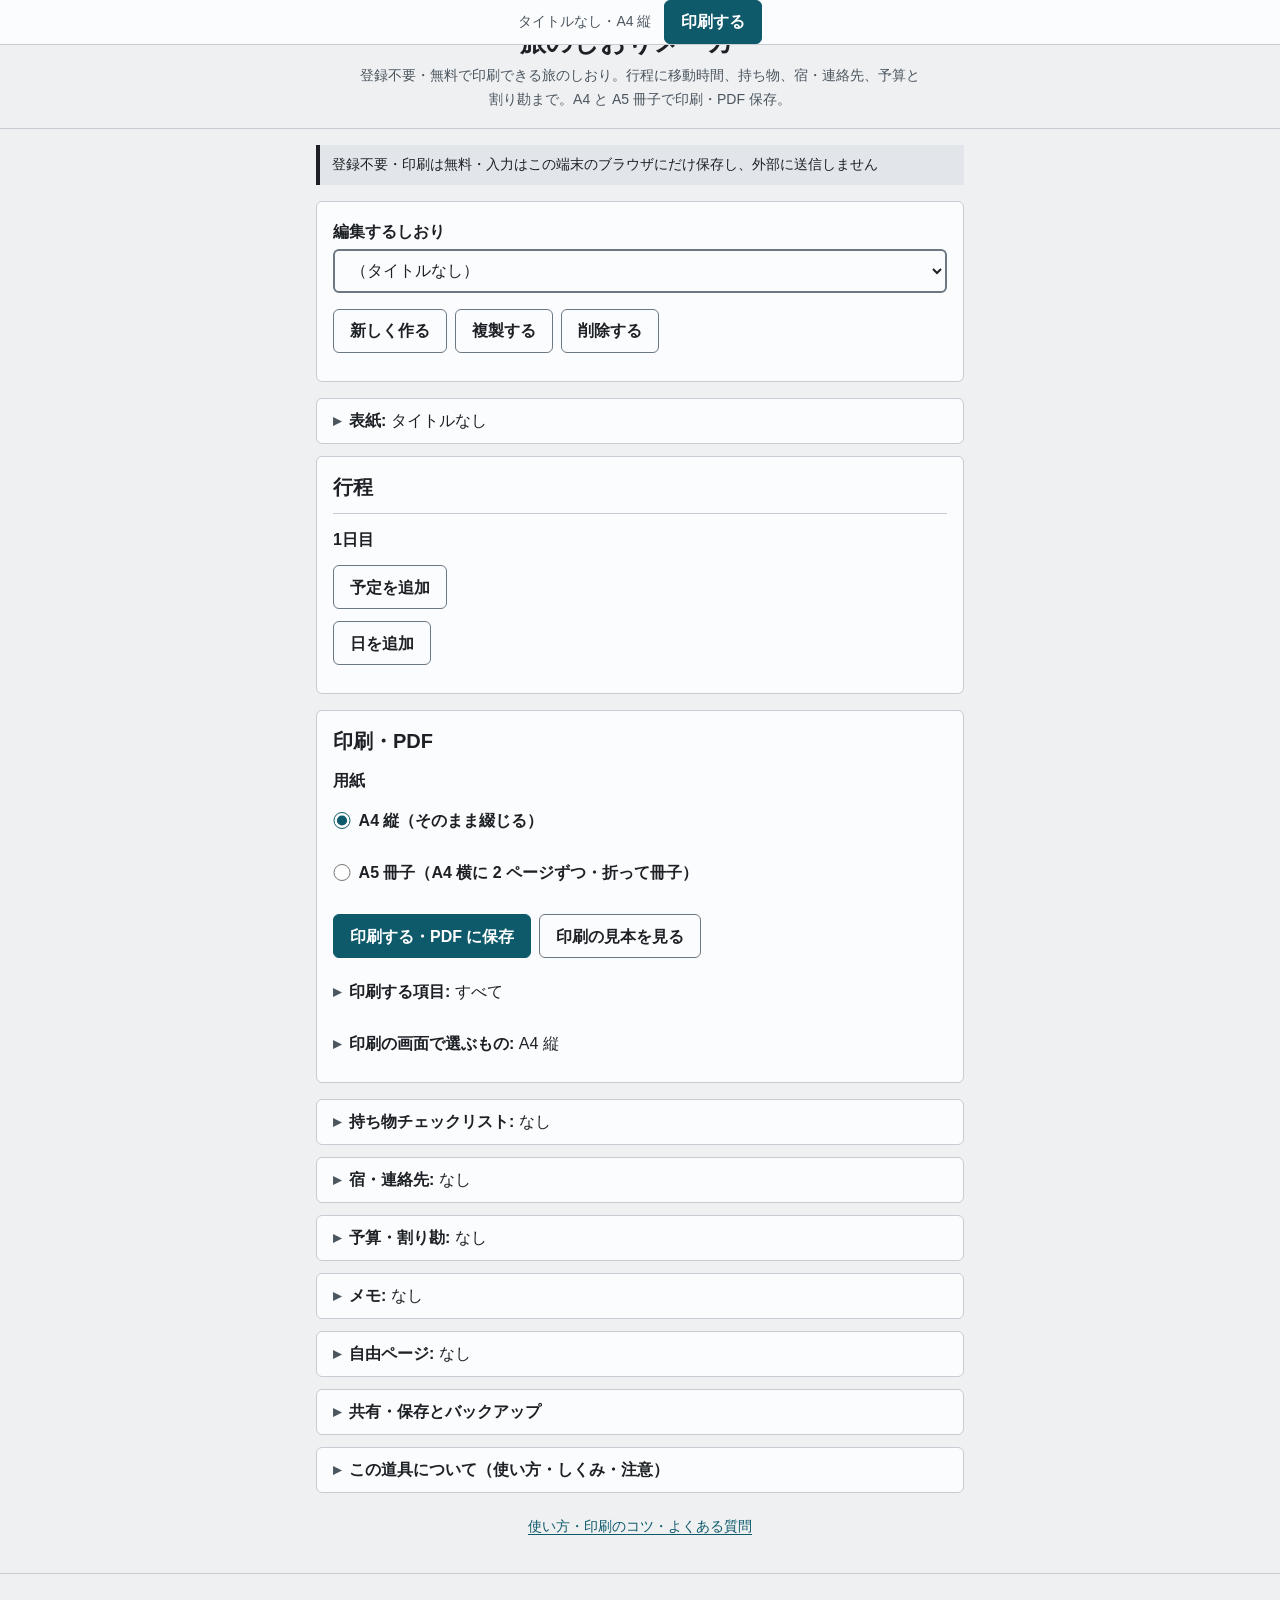
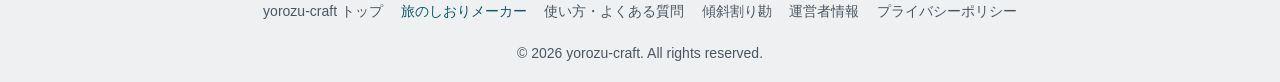
<file: index.html>
<!DOCTYPE html>
<html lang="ja">
<head>
  <meta charset="UTF-8">
  <meta name="viewport" content="width=device-width, initial-scale=1.0">
  <title>旅のしおりメーカー（登録不要・無料で印刷）｜yorozu-craft</title>
  <meta name="description" content="登録不要・無料で印刷できる旅のしおり作成ツール。行程に移動時間、持ち物チェックリスト、宿・連絡先、予算と割り勘まで。A4 と A5 冊子で印刷・PDF 保存。">
  <meta name="robots" content="index, follow">
  <link rel="canonical" href="https://yorozu-craft.com/tabi-shiori/">

  <meta property="og:title" content="旅のしおりメーカー（登録不要・無料で印刷）｜yorozu-craft">
  <meta property="og:description" content="登録不要・無料で印刷できる旅のしおり作成ツール。行程に移動時間、持ち物チェックリスト、宿・連絡先、予算と割り勘まで。A4 と A5 冊子で印刷・PDF 保存。">
  <meta property="og:type" content="website">
  <meta property="og:url" content="https://yorozu-craft.com/tabi-shiori/">
  <meta property="og:site_name" content="yorozu-craft">
  <meta property="og:locale" content="ja_JP">
  <meta property="og:image" content="https://yorozu-craft.com/tabi-shiori/og-image.png">
  <meta property="og:image:width" content="1200">
  <meta property="og:image:height" content="630">
  <meta name="twitter:card" content="summary_large_image">
  <meta name="theme-color" content="#eef0f2" media="(prefers-color-scheme: light)">
  <meta name="theme-color" content="#15191d" media="(prefers-color-scheme: dark)">

  <script type="application/ld+json">
  {
    "@context": "https://schema.org",
    "@type": "WebApplication",
    "name": "旅のしおりメーカー",
    "description": "登録不要・無料で印刷できる旅のしおり作成ツール。行程に移動時間、持ち物チェックリスト、宿・連絡先、予算と割り勘まで。A4 と A5 冊子で印刷・PDF 保存。",
    "url": "https://yorozu-craft.com/tabi-shiori/",
    "applicationCategory": "UtilitiesApplication",
    "operatingSystem": "All",
    "offers": { "@type": "Offer", "price": "0", "priceCurrency": "JPY" },
    "inLanguage": "ja"
  }
  </script>

  <!-- Google AdSense: サイト所有確認の meta だけ。AdSense 審査が通るまで本文の薄いページは広告 script を外す（2026-10-04）。通ったら本文を足してから戻す -->
  <meta name="google-adsense-account" content="ca-pub-5375267956079717">

  <link rel="icon" href="./favicon.svg" type="image/svg+xml">
  <link rel="manifest" href="/manifest.webmanifest">
  <link rel="apple-touch-icon" href="./apple-touch-icon.png">
  <link rel="stylesheet" href="./style.css">
  <!-- 画面を main.js が組み立てるまで本体を隠す（組み立て前の空の画面が一瞬出て、レイアウトがずれるのを防ぐ。3 秒で必ず出す） -->
  <script>document.documentElement.classList.add('js-loading');setTimeout(function(){document.documentElement.classList.remove('js-loading');},3000);</script>
  <style id="page-size">@page { size: A4 portrait; margin: 0; }</style>
</head>
<body class="tool-page">

  <!-- 上端の固定バー（SCREEN.md 1.2・D59）: 印刷ボタンが画面の外にあるときだけ「印刷する」を出す（screen.js）。読み込み時は hidden -->
  <div class="fixbar" id="fixbar" role="status" hidden>
    <span class="fixbar-type" id="fixbar-text"></span>
    <button type="button" class="btn btn-primary" id="fixbar-print">印刷する</button>
  </div>

  <header class="app-header">
    <h1>旅のしおりメーカー</h1>
    <p class="subtitle">登録不要・無料で印刷できる旅のしおり。行程に移動時間、持ち物、宿・連絡先、予算と割り勘まで。A4 と A5 冊子で印刷・PDF 保存。</p>
  </header>

  <main class="app-main">

    <!-- data-keep: A2 の定型（登録不要・無料・入力は端末の外に出ない） -->
    <p class="badge" data-keep>登録不要・印刷は無料・入力はこの端末のブラウザにだけ保存し、外部に送信しません</p>

    <div id="shared-banner" class="notice" role="status" hidden>
      <h2>共有されたしおり（この端末にはまだ保存していません）</h2>
      <div class="btn-row">
        <button type="button" id="shared-save" class="btn">このしおりを保存して編集する</button>
        <a href="./#new" id="shared-new" class="btn">自分のしおりを作る</a>
      </div>
      <p id="shared-limit" class="field-error" role="alert" hidden></p>
    </div>
    <p id="load-msg" class="notice" role="status" hidden></p>

    <!-- しおりの切り替え（SCREEN.md 1.2 の「いま編集している 1 枚」。他のしおりはここで切り替える） -->
    <section class="card" id="sec-trips" aria-label="しおり">
      <div class="field">
        <label for="trip-select">編集するしおり</label>
        <select id="trip-select"></select>
      </div>
      <div class="btn-row">
        <button type="button" id="trip-new" class="btn">新しく作る</button>
        <button type="button" id="trip-dup" class="btn">複製する</button>
        <button type="button" id="trip-del" class="btn">削除する</button>
      </div>
      <p id="trip-limit" class="field-error" role="alert" hidden></p>
    </section>

    <!-- 1. 表紙（summary に今の状態。開いた状態は保存しない） -->
    <details class="card opt" id="sec-cover">
      <summary>表紙: <span class="opt-state"></span></summary>
      <div class="field">
        <label for="f-title">タイトル</label>
        <input type="text" id="f-title" data-p="title" maxlength="60" placeholder="例：秋の京都 家族旅行">
      </div>
      <div class="field">
        <label for="f-sub">サブタイトル（任意）</label>
        <input type="text" id="f-sub" data-p="sub" maxlength="80" placeholder="例：はなの七五三のお祝いをかねて">
      </div>
      <div class="grid2 dates">
        <div class="field">
          <label for="f-start">出発日</label>
          <input type="date" id="f-start" data-p="start">
        </div>
        <div class="field">
          <label for="f-end">帰着日</label>
          <input type="date" id="f-end" data-p="end">
        </div>
      </div>
      <p class="small" id="nights" aria-live="polite"></p>
      <div class="field">
        <label for="f-members">メンバー（1 行に 1 人）</label>
        <p class="hint">予算・割り勘の人数と、立て替えた人の選択肢になります。</p>
        <textarea id="f-members" rows="3" placeholder="例：&#10;父&#10;母&#10;はな"></textarea>
      </div>
      <fieldset class="field">
        <legend>表紙の絵柄</legend>
        <div class="cover-pick" id="cover-pick"></div>
      </fieldset>
      <div class="field">
        <span class="label">表紙の写真（任意）</span>
        <p class="hint">写真は端末の中で小さくしてから、このブラウザにだけ保存します。</p>
        <div class="btn-row">
          <button type="button" id="img-pick" class="btn">写真を選ぶ</button>
          <button type="button" id="img-del" class="btn" hidden>写真を外す</button>
        </div>
        <input type="file" id="img-file" accept="image/*" hidden>
        <img id="img-thumb" class="img-thumb" alt="表紙の写真" width="160" height="100" hidden>
        <p id="img-msg" class="small" aria-live="polite"></p>
      </div>
    </details>

    <!-- 2. 行程 -->
    <section class="card" id="sec-days" aria-labelledby="h-days">
      <h2 id="h-days">行程</h2>
      <div id="days"></div>
      <div class="btn-row">
        <button type="button" id="day-add" class="btn">日を追加</button>
        <button type="button" id="day-fit" class="btn" hidden>日程に合わせて日を増やす</button>
      </div>
      <p class="total-line" id="move-total" aria-live="polite"></p>
    </section>

    <!-- 3. 印刷（主なボタン。SCREEN.md 1.2 の 2〜5。上端の固定バーにも同じボタン） -->
    <section class="card" id="sec-print" aria-labelledby="h-print">
      <h2 id="h-print">印刷・PDF</h2>
      <fieldset class="field">
        <legend>用紙</legend>
        <div class="check-grid">
          <label class="inline"><input type="radio" name="mode" value="a4" checked> A4 縦（そのまま綴じる）</label>
          <label class="inline"><input type="radio" name="mode" value="booklet"> A5 冊子（A4 横に 2 ページずつ・折って冊子）</label>
        </div>
      </fieldset>
      <div class="btn-row">
        <button type="button" id="print" class="btn btn-primary">印刷する・PDF に保存</button>
        <button type="button" id="preview-btn" class="btn" aria-expanded="false" aria-controls="preview">印刷の見本を見る</button>
      </div>
      <div id="preview" class="preview" hidden></div>
      <details class="rels" id="opt-items">
        <summary>印刷する項目: <span class="opt-state"></span></summary>
        <fieldset class="field">
          <legend class="visually-hidden">印刷する項目</legend>
          <div class="check-grid">
            <label class="inline"><input type="checkbox" data-p="print.packing" data-type="bool"> 持ち物</label>
            <label class="inline"><input type="checkbox" data-p="print.stays" data-type="bool"> 宿</label>
            <label class="inline"><input type="checkbox" data-p="print.contacts" data-type="bool"> 連絡先</label>
            <label class="inline"><input type="checkbox" data-p="print.budget" data-type="bool"> 予算・割り勘</label>
            <label class="inline"><input type="checkbox" data-p="print.notes" data-type="bool"> メモ</label>
            <label class="inline"><input type="checkbox" data-p="print.free" data-type="bool"> 自由ページ</label>
            <label class="inline"><input type="checkbox" data-p="print.credit" data-type="bool"> 最後のページに「yorozu-craft.com/tabi-shiori/print/ で作成」と小さく入れる</label>
          </div>
        </fieldset>
      </details>
      <details class="rels" id="opt-howto">
        <summary>印刷の画面で選ぶもの: <span class="opt-state"></span></summary>
        <p class="small" id="print-help"></p>
        <p class="small link-row"><a href="../print-help.html">スマホで印刷するには →</a></p>
      </details>
    </section>

    <!-- 4. 持ち物 -->
    <details class="card opt" id="sec-packing">
      <summary>持ち物チェックリスト: <span class="opt-state"></span></summary>
      <div class="field">
        <label for="preset">定番から追加</label>
        <div class="inline-row">
          <select id="preset"></select>
          <button type="button" id="preset-add" class="btn">追加</button>
        </div>
        <p class="small" id="preset-msg" aria-live="polite"></p>
      </div>
      <ul id="packing" class="check-list"></ul>
      <div class="inline-row">
        <label for="pack-new" class="visually-hidden">持ち物を追加</label>
        <input type="text" id="pack-new" maxlength="40" placeholder="持ち物を入力">
        <button type="button" id="pack-add" class="btn">追加</button>
      </div>
    </details>

    <!-- 5. 宿・連絡先 -->
    <details class="card opt" id="sec-stays">
      <summary>宿・連絡先: <span class="opt-state"></span></summary>
      <h3 class="sub-h">宿</h3>
      <div id="stays"></div>
      <button type="button" id="stay-add" class="btn">宿を追加</button>
      <h3 class="sub-h">連絡先</h3>
      <div id="contacts"></div>
      <button type="button" id="contact-add" class="btn">連絡先を追加</button>
    </details>

    <!-- 6. 予算・割り勘 -->
    <details class="card opt" id="sec-budget">
      <summary>予算・割り勘: <span class="opt-state"></span></summary>
      <p class="hint">費用と、立て替えた人を入れると、1 人あたりの額と「誰が誰にいくら払うか」を出します（全員で同じ額を負担する計算）。</p>
      <div id="budget"></div>
      <button type="button" id="budget-add" class="btn">費用を追加</button>
      <div id="budget-summary" class="summary" aria-live="polite"></div>
      <p class="small" id="es-wrap"></p>
    </details>

    <!-- 7. メモ -->
    <details class="card opt" id="sec-notes">
      <summary>メモ: <span class="opt-state"></span></summary>
      <label for="f-notes" class="visually-hidden">メモ</label>
      <textarea id="f-notes" data-p="notes" rows="4" maxlength="3000" placeholder="例：雨の日の予定、集合の約束、おみやげリスト"></textarea>
    </details>

    <!-- 8. 自由ページ（見出し＋本文。決定 D61） -->
    <details class="card opt" id="sec-free">
      <summary>自由ページ: <span class="opt-state"></span></summary>
      <p class="hint">見出しと本文を、しおりの 1 ページとして印刷します。</p>
      <div id="free-pages"></div>
      <button type="button" id="free-add" class="btn">ページを足す</button>
    </details>

    <!-- 9. 共有・保存（SCREEN.md 1.2 の 7） -->
    <details class="card opt" id="sec-share">
      <summary>共有・保存とバックアップ</summary>
      <p class="small">入力するたびに、この端末のブラウザに自動で保存します。しおりは 30 件まで持てます。</p>
      <label class="inline field"><input type="checkbox" id="share-contacts"> 宿の住所・電話番号と連絡先もリンクに入れる</label>
      <p id="share-warn" class="notice" hidden>電話番号・住所がリンクに入ります。リンクを受け取った人は誰でも読めます。家族や同行者だけに送ってください。</p>
      <div class="btn-row">
        <button type="button" id="share" class="btn">共有リンクを作ってコピー</button>
      </div>
      <label for="share-url" class="visually-hidden">共有リンク</label>
      <input type="text" id="share-url" class="share-url" readonly hidden>
      <p id="share-msg" class="small" aria-live="polite"></p>
      <p class="small">共有リンクには、しおりの内容が URL の「#」以降に入ります（サーバーには送信されません）。表紙の写真は入りません。</p>
      <!-- 保存内容のファイルへの書き出し・読み込み（README「ツールを追加するとき」20） -->
      <div class="btn-row">
        <button type="button" id="backup-export" class="btn">ファイルに書き出す</button>
        <button type="button" id="backup-import" class="btn">ファイルから読み込む</button>
        <button type="button" class="btn" data-reset-storage="tabi-shiori_">保存した内容をすべて消す（初期状態に戻す）</button>
      </div>
      <input type="file" id="backup-file" accept=".json,application/json" hidden>
      <p id="backup-msg" class="small" aria-live="polite"></p>
      <p class="small">ファイルには、この端末のすべてのしおり（写真を含む）が入ります。</p>
    </details>

    <!-- about-tool: 道具の説明（使い方ページの要約。WRITING 1 章） -->
    <details class="about-tool card opt no-print" id="about-tool">
      <summary>この道具について（使い方・しくみ・注意）</summary>
      <h3>旅のしおりメーカーでわかること</h3>
      <p>表紙・行程・持ち物・宿・連絡先・予算をまとめた旅のしおりを作り、A4 縦か A5 冊子で印刷するか PDF に保存します。予定のあいだの移動時間から到着の目安を出し、予算からは 1 人あたりの額と、誰が誰にいくら払うかの精算を出します。</p>
      <h3>使い方の要点</h3>
      <ul>
        <li>表紙にタイトル・出発日と帰着日・メンバーを入れ、行程は日ごとに「予定を追加」で時刻・場所・メモを入れます。</li>
        <li>持ち物は「定番から追加」で、基本・泊まり・子ども連れ・海外・温泉などをまとめて足します。空の項目は印刷されません。</li>
      </ul>
      <h3>しくみ</h3>
      <p>移動時間は入力した値の足し算で、次の予定に間に合わないときは何分足りないかを出します。精算は受け取る額と払う額の多い人から順に組むので、送金は「人数 − 1」回以下です。負担に差をつけたいときは傾斜割り勘に渡せます。</p>
      <h3>注意</h3>
      <p>入力はこのブラウザに自動で保存され、しおりは 30 件まで持てます。実際の時刻は乗換案内や交通機関の時刻表で確かめてください。</p>
    </details>
    <!-- /about-tool -->

    <p class="small center link-row"><a href="./guide.html">使い方・印刷のコツ・よくある質問</a></p>

  </main>

  <footer class="app-footer">
    <nav class="footer-nav" aria-label="フッターナビゲーション">
      <ul>
        <li><a href="../">yorozu-craft トップ</a></li>
        <li><a href="./" aria-current="page">旅のしおりメーカー</a></li>
        <li><a href="./guide.html">使い方・よくある質問</a></li>
        <li><a href="../easy-split/">傾斜割り勘</a></li>
        <li><a href="../about.html">運営者情報</a></li>
        <li><a href="../privacy-policy.html">プライバシーポリシー</a></li>
      </ul>
    </nav>
    <p>&copy; 2026 yorozu-craft. All rights reserved.</p>
  </footer>

  <!-- 印刷するときだけ表示する（画面では隠す）。広告は印刷に出さない（style.css の @media print） -->
  <div id="print-root" aria-hidden="true"></div>
  <div id="measure" aria-hidden="true"></div>

  <script src="./used.js"></script>
  <script src="./presets.js"></script>
  <script src="./calc.js"></script>
  <script src="./screen.js"></script>
  <script src="./reset-storage.js"></script>
  <script src="./main.js"></script>
  <!-- Cloudflare Web Analytics（Cookie を使わないアクセス解析） --><script type='module' src='https://static.cloudflareinsights.com/beacon.min.js' data-cf-beacon='{"token": "b79bf821e1fd4b6683866d493b1de426"}'></script><!-- End Cloudflare Web Analytics -->
</body>
</html>
</file>
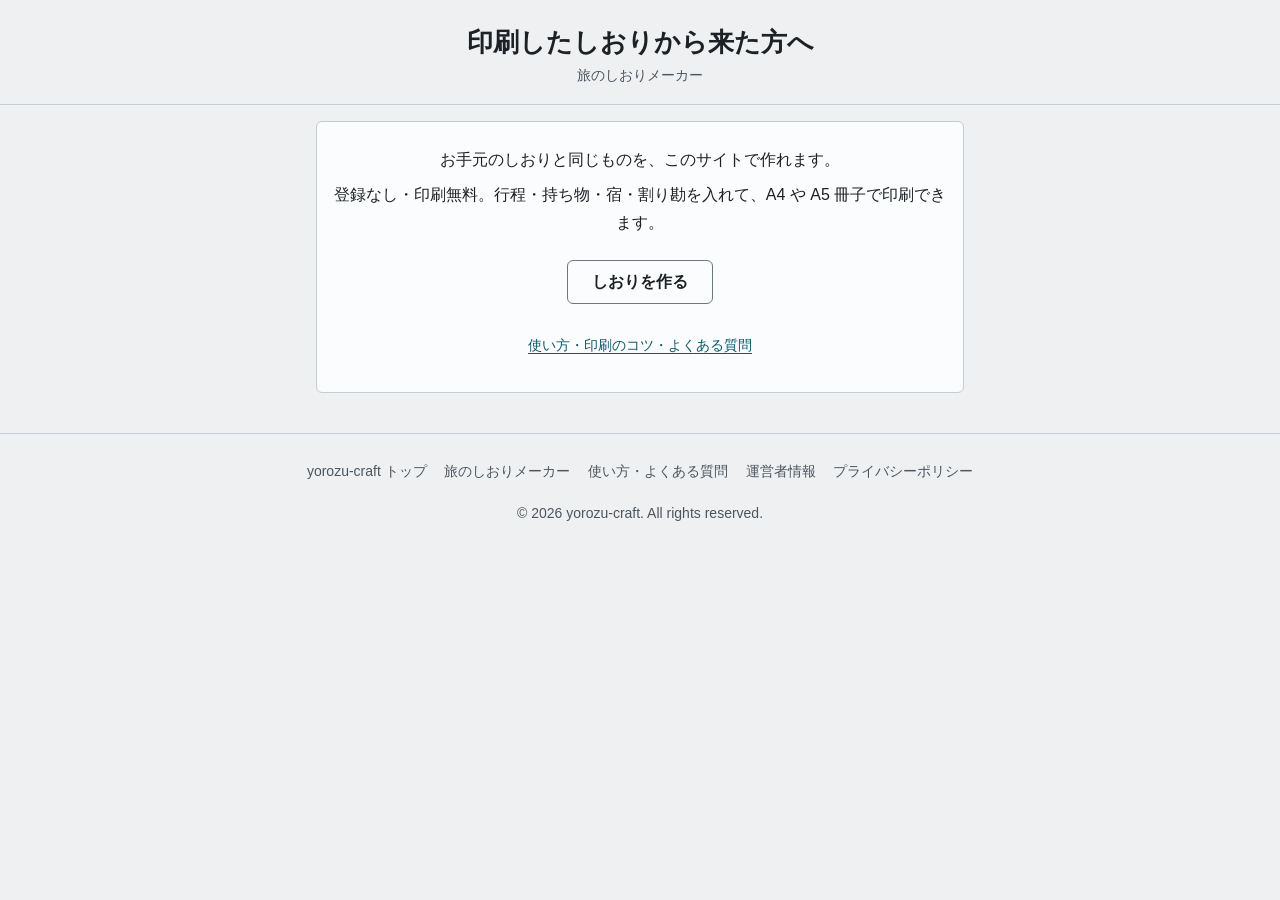
<file: print/index.html>
<!DOCTYPE html>
<html lang="ja">
<head>
  <meta charset="UTF-8">
  <meta name="viewport" content="width=device-width, initial-scale=1.0">
  <title>印刷したしおりから来た方へ｜旅のしおりメーカー｜yorozu-craft</title>
  <meta name="description" content="印刷した旅のしおりの「yorozu-craft.com/tabi-shiori/print/ で作成」から来た方へ。同じしおりをこのサイトで作れます。登録なし・印刷無料。">
  <!-- 紙のしおりのクレジットから来た人の着地ページ。検索には出さない（sitemap にも載せない） -->
  <meta name="robots" content="noindex">
  <link rel="canonical" href="https://yorozu-craft.com/tabi-shiori/print/">
  <meta name="theme-color" content="#eef0f2" media="(prefers-color-scheme: light)">
  <meta name="theme-color" content="#15191d" media="(prefers-color-scheme: dark)">

  <!-- Google AdSense（サイト所有確認 + 広告配信スクリプト） -->
  <meta name="google-adsense-account" content="ca-pub-5375267956079717">
  <script async src="https://pagead2.googlesyndication.com/pagead/js/adsbygoogle.js?client=ca-pub-5375267956079717"
     crossorigin="anonymous"></script>

  <link rel="icon" href="../favicon.svg" type="image/svg+xml">
  <link rel="manifest" href="/manifest.webmanifest">
  <link rel="apple-touch-icon" href="../apple-touch-icon.png">
  <link rel="stylesheet" href="../style.css">
  <style>
    .landing { text-align: center; }
    .landing p { margin: var(--sp-2) 0; }
    .landing .btn { margin: var(--sp-4) 0 var(--sp-3); padding: 0 var(--sp-6); }
  </style>
</head>
<body>

  <header class="app-header">
    <h1>印刷したしおりから来た方へ</h1>
    <p class="subtitle">旅のしおりメーカー</p>
  </header>

  <main class="app-main">
    <section class="card landing">
      <p>お手元のしおりと同じものを、このサイトで作れます。</p>
      <p>登録なし・印刷無料。行程・持ち物・宿・割り勘を入れて、A4 や A5 冊子で印刷できます。</p>
      <a class="btn" href="../">しおりを作る</a>
      <p class="small link-row"><a href="../guide.html">使い方・印刷のコツ・よくある質問</a></p>
    </section>
  </main>

  <footer class="app-footer">
    <nav class="footer-nav" aria-label="フッターナビゲーション">
      <ul>
        <li><a href="../../">yorozu-craft トップ</a></li>
        <li><a href="../">旅のしおりメーカー</a></li>
        <li><a href="../guide.html">使い方・よくある質問</a></li>
        <li><a href="../../about.html">運営者情報</a></li>
        <li><a href="../../privacy-policy.html">プライバシーポリシー</a></li>
      </ul>
    </nav>
    <p>&copy; 2026 yorozu-craft. All rights reserved.</p>
  </footer>

  <!-- Cloudflare Web Analytics（Cookie を使わないアクセス解析） --><script type='module' src='https://static.cloudflareinsights.com/beacon.min.js' data-cf-beacon='{"token": "b79bf821e1fd4b6683866d493b1de426"}'></script><!-- End Cloudflare Web Analytics -->
</body>
</html>
</file>
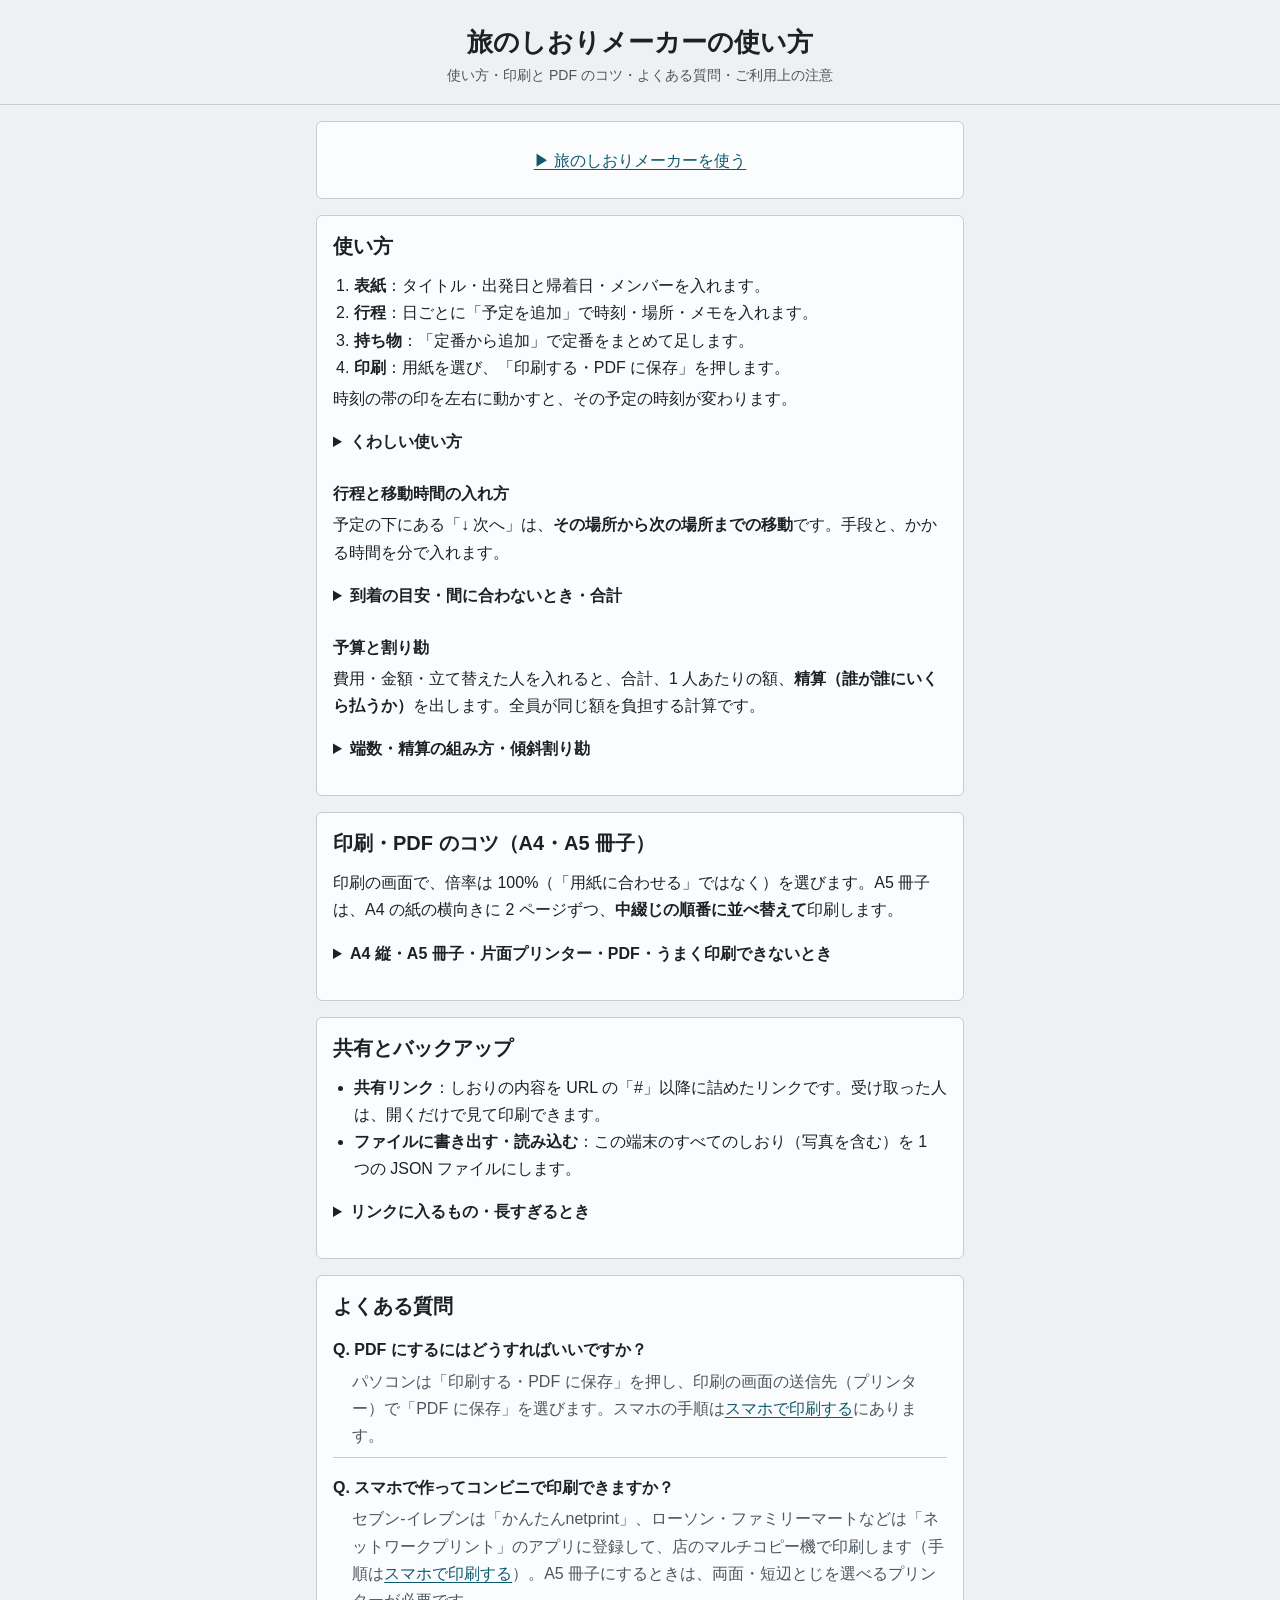
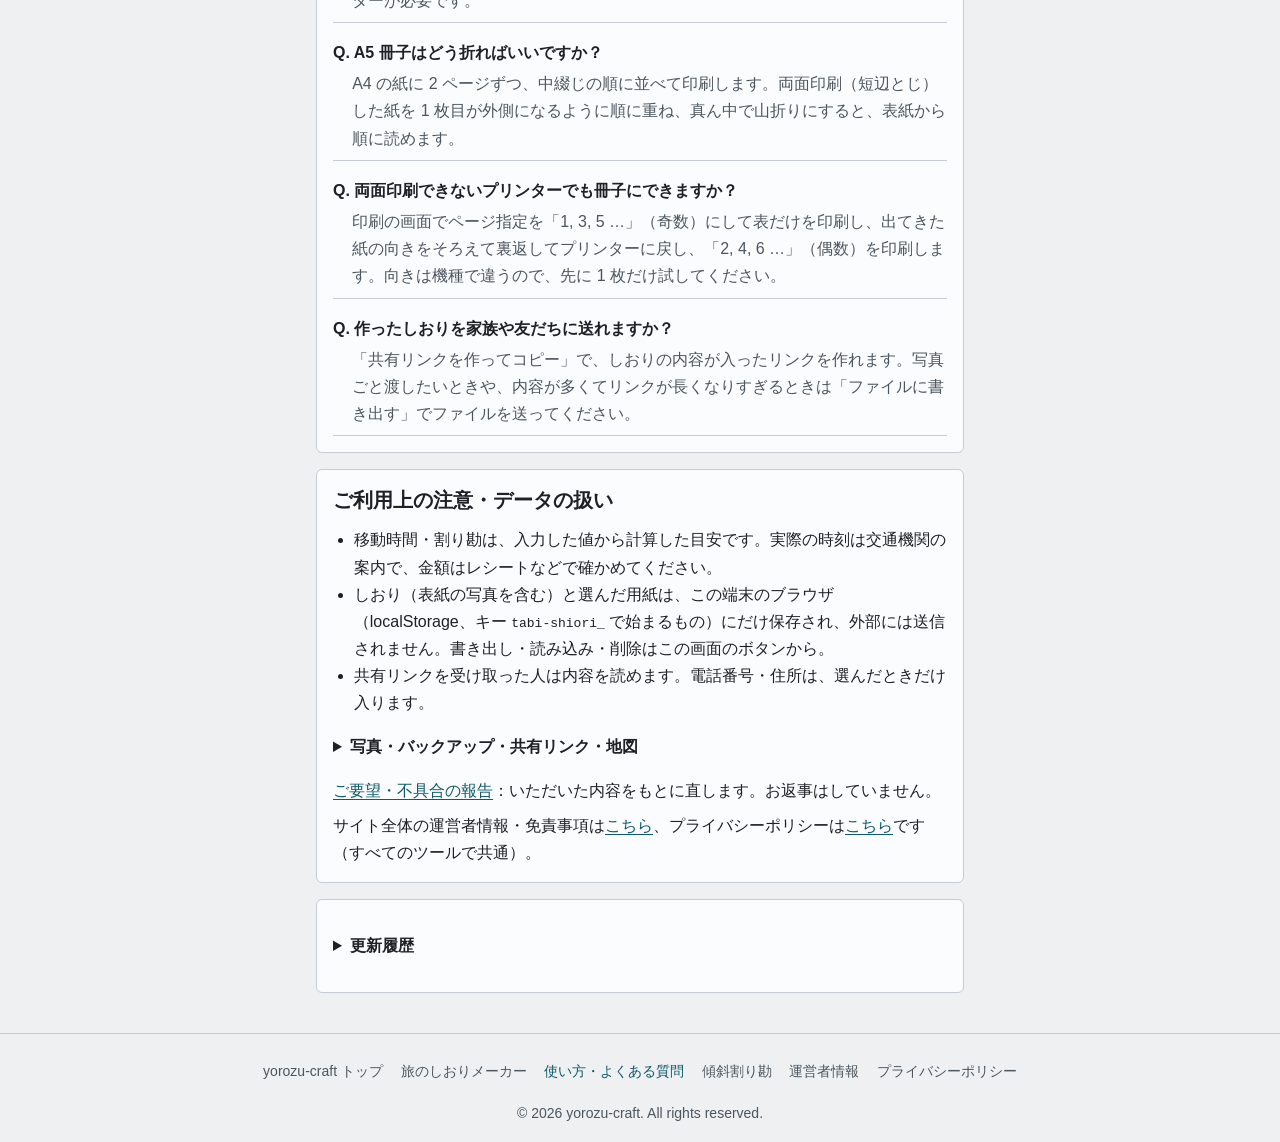
<file: guide.html>
<!DOCTYPE html>
<html lang="ja">
<head>
  <meta charset="UTF-8">
  <meta name="viewport" content="width=device-width, initial-scale=1.0">
  <title>使い方・印刷のコツ・よくある質問｜旅のしおりメーカー｜yorozu-craft</title>
  <meta name="description" content="旅のしおりメーカーの使い方。行程と移動時間の入れ方、A4・A5 冊子の印刷と PDF 保存のコツ（折り方・片面プリンター・コンビニ印刷）、割り勘、共有リンク、よくある質問。">
  <meta name="robots" content="index, follow">
  <link rel="canonical" href="https://yorozu-craft.com/tabi-shiori/guide.html">

  <meta property="og:title" content="使い方・印刷のコツ・よくある質問｜旅のしおりメーカー">
  <meta property="og:description" content="旅のしおりメーカーの使い方。行程と移動時間の入れ方、A4・A5 冊子の印刷と PDF 保存のコツ（折り方・片面プリンター・コンビニ印刷）、割り勘、共有リンク、よくある質問。">
  <meta property="og:type" content="article">
  <meta property="og:url" content="https://yorozu-craft.com/tabi-shiori/guide.html">
  <meta property="og:site_name" content="yorozu-craft">
  <meta property="og:locale" content="ja_JP">
  <meta property="og:image" content="https://yorozu-craft.com/tabi-shiori/og-image.png">
  <meta property="og:image:width" content="1200">
  <meta property="og:image:height" content="630">
  <meta name="twitter:card" content="summary_large_image">

  <!-- よくある質問（下の #faq と内容をそろえる） -->
  <script type="application/ld+json">
{
  "@context": "https://schema.org",
  "@type": "FAQPage",
  "mainEntity": [
      {
        "@type": "Question",
        "name": "PDF にするにはどうすればいいですか？",
        "acceptedAnswer": {
          "@type": "Answer",
          "text": "パソコンは「印刷する・PDF に保存」を押し、印刷の画面の送信先（プリンター）で「PDF に保存」を選びます。スマホの手順は yorozu-craft の「スマホで印刷する」のページにあります。"
        }
      },
      {
        "@type": "Question",
        "name": "スマホで作ってコンビニで印刷できますか？",
        "acceptedAnswer": {
          "@type": "Answer",
          "text": "セブン‐イレブンは「かんたんnetprint」、ローソン・ファミリーマートなどは「ネットワークプリント」のアプリに登録して、店のマルチコピー機で印刷します（手順は「スマホで印刷する」のページ）。A5 冊子にするときは、両面・短辺とじを選べるプリンターが必要です。"
        }
      },
      {
        "@type": "Question",
        "name": "A5 冊子はどう折ればいいですか？",
        "acceptedAnswer": {
          "@type": "Answer",
          "text": "A4 の紙に 2 ページずつ、中綴じの順に並べて印刷します。両面印刷（短辺とじ）した紙を 1 枚目が外側になるように順に重ね、真ん中で山折りにすると、表紙から順に読めます。"
        }
      },
      {
        "@type": "Question",
        "name": "両面印刷できないプリンターでも冊子にできますか？",
        "acceptedAnswer": {
          "@type": "Answer",
          "text": "印刷の画面でページ指定を「1, 3, 5 …」（奇数）にして表だけを印刷し、出てきた紙の向きをそろえて裏返してプリンターに戻し、「2, 4, 6 …」（偶数）を印刷します。向きは機種で違うので、先に 1 枚だけ試してください。"
        }
      },
      {
        "@type": "Question",
        "name": "作ったしおりを家族や友だちに送れますか？",
        "acceptedAnswer": {
          "@type": "Answer",
          "text": "「共有リンクを作ってコピー」で、しおりの内容が入ったリンクを作れます。写真ごと渡したいときや、内容が多くてリンクが長くなりすぎるときは「ファイルに書き出す」でファイルを送ってください。"
        }
      }
  ]
}
  </script>

  <!-- Google AdSense（サイト所有確認 + 広告配信スクリプト） -->
  <meta name="google-adsense-account" content="ca-pub-5375267956079717">
  <script async src="https://pagead2.googlesyndication.com/pagead/js/adsbygoogle.js?client=ca-pub-5375267956079717"
     crossorigin="anonymous"></script>

  <link rel="icon" href="./favicon.svg" type="image/svg+xml">
  <link rel="manifest" href="/manifest.webmanifest">
  <link rel="apple-touch-icon" href="./apple-touch-icon.png">
  <link rel="stylesheet" href="./style.css">
</head>
<body>

  <header class="app-header">
    <h1>旅のしおりメーカーの使い方</h1>
    <p class="subtitle">使い方・印刷と PDF のコツ・よくある質問・ご利用上の注意</p>
  </header>

  <main class="app-main">

    <p class="card center"><a href="./">▶ 旅のしおりメーカーを使う</a></p>

    <article class="card content" id="howto">
      <h2>使い方</h2>
      <ol>
        <li><strong>表紙</strong>：タイトル・出発日と帰着日・メンバーを入れます。</li>
        <li><strong>行程</strong>：日ごとに「予定を追加」で時刻・場所・メモを入れます。</li>
        <li><strong>持ち物</strong>：「定番から追加」で定番をまとめて足します。</li>
        <li><strong>印刷</strong>：用紙を選び、「印刷する・PDF に保存」を押します。</li>
      </ol>
      <p>時刻の帯の印を左右に動かすと、その予定の時刻が変わります。</p>
      <details>
        <summary>くわしい使い方</summary>
        <ol>
          <li><strong>表紙</strong>：タイトル・出発日と帰着日・メンバーを入れ、絵柄を選びます（写真も入れられます）。「2泊3日」は日付から自動で出ます。</li>
          <li><strong>行程</strong>：「日程に合わせて日を増やす」で日数をそろえ、日ごとに「予定を追加」で時刻・場所・メモを入れます。時刻のある予定が 2 つ以上の日は、行程の上に時刻の帯が出て、着くのが次の予定より遅い所は斜線になります。</li>
          <li><strong>持ち物</strong>：「定番から追加」で、基本・泊まり・子ども連れ・海外・温泉などの定番をまとめて足し、いらないものを消します。</li>
          <li><strong>宿・連絡先・予算・メモ</strong>：必要なところだけ入れます。空の項目は印刷されません。</li>
          <li><strong>自由ページ</strong>：見出しと本文を 1 ページにして、行程の前か後ろに入れます。長い本文は次のページに続きます。</li>
          <li><strong>印刷</strong>：用紙（A4 縦 か A5 冊子）を選び、「印刷の見本を見る」で並びを確かめてから「印刷する・PDF に保存」を押します。</li>
        </ol>
        <p>入力は、そのたびにこのブラウザに自動で保存されます。しおりは複数（30 件まで）持てるので、旅行ごとに作れます。「複製する」で、去年のしおりを元に今年のしおりを作ることもできます。</p>
        <p>地図は、場所の名前から Google マップの検索結果を開くリンクを作ります（入力欄の横の「地図」）。地図の埋め込みはしていません。PDF に保存したしおりでも、場所の名前を押すと地図が開きます。</p>
      </details>

      <h3 id="move">行程と移動時間の入れ方</h3>
      <p>予定の下にある「↓ 次へ」は、<strong>その場所から次の場所までの移動</strong>です。手段と、かかる時間を分で入れます。</p>
      <details>
        <summary>到着の目安・間に合わないとき・合計</summary>
        <p>手段は電車・新幹線・バス・車・徒歩などです。</p>
        <ul>
          <li>予定に時刻があれば「着 10:15 ごろ」と到着の目安が出ます。</li>
          <li>次の予定の時刻に間に合わないときは「次の予定の時刻に 15分 間に合いません」と出ます。</li>
          <li>日ごとの移動の合計と、旅行全体の移動の合計が出ます。移動ばかりの日になっていないかの目安になります。</li>
          <li>移動時間は入力した値の足し算です。実際の時刻は、乗換案内や交通機関の時刻表で確かめてください。</li>
        </ul>
        <p>印刷したしおりでは、予定と予定のあいだに「↓ 新幹線　2時間15分」のように入ります。</p>
      </details>

      <h3 id="money">予算と割り勘</h3>
      <p>費用・金額・立て替えた人を入れると、合計、1 人あたりの額、<strong>精算（誰が誰にいくら払うか）</strong>を出します。全員が同じ額を負担する計算です。</p>
      <details>
        <summary>端数・精算の組み方・傾斜割り勘</summary>
        <ul>
          <li>1 人あたりの額は 1 円未満を切り捨て、余りを表示します。精算では、割り切れない余りをメンバーの上の人から 1 円ずつ多く負担します。</li>
          <li>精算は、受け取る額の多い人と払う額の多い人から順に組むので、送金の回数は「人数 − 1」回以下になります。</li>
          <li>立て替えた人が「未設定」の費用は、合計には入りますが精算には入りません（これから払う予定の費用など）。</li>
          <li>上司は多め・飲まない人は少なめなど、負担に差をつけたいときは「傾斜割り勘（easy-split）で開く」を押すと、メンバーと費用を渡した状態で <a href="../easy-split/">傾斜割り勘</a> が開きます。</li>
        </ul>
      </details>
    </article>

    <article class="card content" id="print">
      <h2>印刷・PDF のコツ（A4・A5 冊子）</h2>
      <p>印刷の画面で、倍率は 100%（「用紙に合わせる」ではなく）を選びます。A5 冊子は、A4 の紙の横向きに 2 ページずつ、<strong>中綴じの順番に並べ替えて</strong>印刷します。</p>
      <details>
        <summary>A4 縦・A5 冊子・片面プリンター・PDF・うまく印刷できないとき</summary>
        <h4>A4 縦</h4>
        <p>表紙を 1 ページ目に、行程・持ち物・宿・連絡先・予算・メモの順に A4 に並べます。印刷の画面で、用紙「A4」・向き「縦」・倍率 100%（「用紙に合わせる」ではなく）を選びます。ホチキスで左上をとめれば、そのまま配れます。</p>
        <h4>A5 冊子（折って冊子）</h4>
        <p>A4 の紙の横向きに 2 ページずつ、<strong>中綴じの順番に並べ替えて</strong>（面付けして）印刷します。ページ数は 4 の倍数にそろえ、足りない分は白紙になります。</p>
        <ol>
          <li>印刷の画面で、用紙「A4」・向き「横」・<strong>両面印刷の「短辺とじ」</strong>・倍率 100% を選びます。</li>
          <li>出てきた紙を、1 枚目がいちばん外側になるように順に重ねます。</li>
          <li>真ん中で山折りにします。紙が 2 枚以上なら、折り目をホチキスで 2 か所とめます（中綴じ用のホチキスなら、とめやすい）。</li>
        </ol>
        <p>「印刷の見本を見る」で、紙ごとに表と裏のどのページが並ぶかを確かめられます。たとえば 8 ページなら、1 枚目の表は 8・1 ページ、裏は 2・7 ページ、2 枚目の表は 6・3 ページ、裏は 4・5 ページです。</p>
        <h4>片面しか印刷できないプリンター</h4>
        <p>ページ指定で奇数ページ（1, 3, 5 …）だけを印刷し、紙を裏返してプリンターに戻してから偶数ページ（2, 4, 6 …）を印刷します。紙の向きは機種で違うので、最初に 1 枚で試してください。</p>
        <h4>PDF に保存する・スマホやコンビニで印刷する</h4>
        <ul>
          <li>パソコン：印刷の画面で送信先（プリンター）を「PDF に保存」にします。</li>
          <li>スマホ（家のプリンター・PDF・コンビニ）：<a href="../print-help.html">スマホで印刷する</a>にまとめています。</li>
          <li>冊子は A4 横で印刷します。iOS 18.2 より前の iPhone は用紙の向きの指定が効かないため、冊子はパソコンか Android で印刷してください。</li>
        </ul>
        <h4>うまく印刷できないとき</h4>
        <ul>
          <li>ページが小さく・ずれて出る：倍率を 100%（実際のサイズ）にし、「余白」を「なし」または「デフォルト」にします。</li>
          <li>背景や絵柄の色が出ない：印刷の画面の「背景のグラフィック」をオンにします。</li>
          <li>最後に白紙が出る：冊子で 4 の倍数にそろえた分です。A4 縦なら出ません。</li>
        </ul>
        <p>印刷物には広告は入りません。最後のページ（冊子は裏表紙）の下に小さく「yorozu-craft.com/tabi-shiori/print/ で作成」と入りますが、「印刷する項目」のチェックで外せます。</p>
      </details>
    </article>

    <article class="card content" id="share">
      <h2>共有とバックアップ</h2>
      <ul>
        <li><strong>共有リンク</strong>：しおりの内容を URL の「#」以降に詰めたリンクです。受け取った人は、開くだけで見て印刷できます。</li>
        <li><strong>ファイルに書き出す・読み込む</strong>：この端末のすべてのしおり（写真を含む）を 1 つの JSON ファイルにします。</li>
      </ul>
      <details>
        <summary>リンクに入るもの・長すぎるとき</summary>
        <ul>
          <li><strong>共有リンク</strong>：しおりの内容を URL の「#」以降に詰めたリンクです。サーバーに保存しないので、期限切れで消えることはありません。受け取った人は、開くだけで見て印刷でき、「このしおりを保存して編集する」で自分の端末に保存できます。LINE やメールに貼って送れます。</li>
          <li>宿の住所・電話番号と連絡先は、<strong>チェックを入れたときだけ</strong>リンクに入ります。リンクを知っている人は誰でも読めるので、送り先に気をつけてください。表紙の写真はリンクに入りません。</li>
          <li>内容が多くてリンクが長くなりすぎる（8,000 文字を超える）ときは、ファイルでの受け渡しをおすすめします。</li>
          <li><strong>ファイルに書き出す・読み込む</strong>：この端末のすべてのしおり（写真を含む）を 1 つの JSON ファイルにします。機種変更のとき、写真ごと人に渡したいときに使います。</li>
        </ul>
      </details>
    </article>

    <article class="card content" id="faq">
      <h2>よくある質問</h2>
      <dl class="faq">
        <dt>PDF にするにはどうすればいいですか？</dt>
        <dd>パソコンは「印刷する・PDF に保存」を押し、印刷の画面の送信先（プリンター）で「PDF に保存」を選びます。スマホの手順は<a href="../print-help.html">スマホで印刷する</a>にあります。</dd>
        <dt>スマホで作ってコンビニで印刷できますか？</dt>
        <dd>セブン‐イレブンは「かんたんnetprint」、ローソン・ファミリーマートなどは「ネットワークプリント」のアプリに登録して、店のマルチコピー機で印刷します（手順は<a href="../print-help.html">スマホで印刷する</a>）。A5 冊子にするときは、両面・短辺とじを選べるプリンターが必要です。</dd>
        <dt>A5 冊子はどう折ればいいですか？</dt>
        <dd>A4 の紙に 2 ページずつ、中綴じの順に並べて印刷します。両面印刷（短辺とじ）した紙を 1 枚目が外側になるように順に重ね、真ん中で山折りにすると、表紙から順に読めます。</dd>
        <dt>両面印刷できないプリンターでも冊子にできますか？</dt>
        <dd>印刷の画面でページ指定を「1, 3, 5 …」（奇数）にして表だけを印刷し、出てきた紙の向きをそろえて裏返してプリンターに戻し、「2, 4, 6 …」（偶数）を印刷します。向きは機種で違うので、先に 1 枚だけ試してください。</dd>
        <dt>作ったしおりを家族や友だちに送れますか？</dt>
        <dd>「共有リンクを作ってコピー」で、しおりの内容が入ったリンクを作れます。写真ごと渡したいときや、内容が多くてリンクが長くなりすぎるときは「ファイルに書き出す」でファイルを送ってください。</dd>
      </dl>
    </article>

    <!-- README「ツールを追加するとき」8: ツール固有の注意・データの扱いはここに書く -->
    <article class="card content" id="notes">
      <h2>ご利用上の注意・データの扱い</h2>
      <ul>
        <li>移動時間・割り勘は、入力した値から計算した目安です。実際の時刻は交通機関の案内で、金額はレシートなどで確かめてください。</li>
        <li>しおり（表紙の写真を含む）と選んだ用紙は、この端末のブラウザ（localStorage、キー <code>tabi-shiori_</code> で始まるもの）にだけ保存され、外部には送信されません。書き出し・読み込み・削除はこの画面のボタンから。</li>
        <li>共有リンクを受け取った人は内容を読めます。電話番号・住所は、選んだときだけ入ります。</li>
      </ul>
      <details>
        <summary>写真・バックアップ・共有リンク・地図</summary>
        <ul>
          <li><strong>保存されるデータ</strong>：ブラウザの閲覧データを消すと、しおりも消えます。別の端末やブラウザには引き継がれないので、機種変更のときは「ファイルに書き出す」で残してください。</li>
          <li><strong>表紙の写真</strong>：選んだ写真は、この端末の中で小さく（長い辺 900 ピクセル以下の JPEG に）してから保存します。写真の位置情報などの付加情報は、縮小のときに取り除かれます。</li>
          <li><strong>バックアップ</strong>：「ファイルに書き出す」で、すべてのしおりを JSON ファイルにできます。ファイルはこの端末の中で作り、どこにも送信しません。機種変更のときやブラウザのデータを消す前に書き出しておき、新しい端末ではファイルを移して「ファイルから読み込む」で戻します（今のしおりはファイルの内容に置き換わります。1MB まで）。</li>
          <li><strong>共有リンク</strong>：しおりの内容は URL の「#」以降に入るため、リンクを開いても当サイトのサーバーには送信されません。</li>
          <li><strong>地図</strong>：「地図」は、場所の名前で Google マップを検索するリンクです。押すと Google のサイトが開き、場所の名前が Google に送られます。</li>
          <li><strong>料金・登録</strong>：無料です。会員登録・ログイン・アプリのインストールは要りません。印刷や PDF への保存も無料で、透かしも入りません。</li>
        </ul>
      </details>
      <p><a href="/post/?from=/tabi-shiori/guide.html">ご要望・不具合の報告</a>：いただいた内容をもとに直します。お返事はしていません。</p>
      <p>サイト全体の運営者情報・免責事項は<a href="../about.html">こちら</a>、プライバシーポリシーは<a href="../privacy-policy.html">こちら</a>です（すべてのツールで共通）。</p>
    </article>

    <article class="card content">
      <details id="changelog">
        <summary>更新履歴</summary>
        <ul>
          <li><time datetime="2026-11-18">2026年11月18日</time> 帯の印を 5 分の目に揃え、重なった印は近い方を取るようにした</li>
          <li><time datetime="2026-11-18">2026年11月18日</time> 時刻の帯の上で予定の時刻を動かせるようにした</li>
          <li><time datetime="2026-11-18">2026年11月18日</time> 行程の上に、1 日の時刻の帯を追加</li>
          <li><time datetime="2026-09-24">2026年9月24日</time> 公開</li>
        </ul>
      </details>
    </article>

  </main>

  <footer class="app-footer">
    <nav class="footer-nav" aria-label="フッターナビゲーション">
      <ul>
        <li><a href="../">yorozu-craft トップ</a></li>
        <li><a href="./">旅のしおりメーカー</a></li>
        <li><a href="./guide.html" aria-current="page">使い方・よくある質問</a></li>
        <li><a href="../easy-split/">傾斜割り勘</a></li>
        <li><a href="../about.html">運営者情報</a></li>
        <li><a href="../privacy-policy.html">プライバシーポリシー</a></li>
      </ul>
    </nav>
    <p>&copy; 2026 yorozu-craft. All rights reserved.</p>
  </footer>

  <!-- Cloudflare Web Analytics（Cookie を使わないアクセス解析） --><script type='module' src='https://static.cloudflareinsights.com/beacon.min.js' data-cf-beacon='{"token": "b79bf821e1fd4b6683866d493b1de426"}'></script><!-- End Cloudflare Web Analytics -->
</body>
</html>
</file>
<file: style.css>
/* ===========================
   旅のしおりメーカー — yorozu-common v2 の皮（B「静かな道具」、yorozu-plans DESIGN.md）に載せ替え（K192 段 3 の 2）
   色・字・角・線は皮のトークン（--bg / --card / --text / --muted / --accent / --border など）だけを使う。ここに書くのは配置とこの道具だけの部品（行程・表紙の絵柄・印刷物）
   ダークモードは端末の設定に自動で合わせる（prefers-color-scheme。手動切替は付けない）
   =========================== */
/* yorozu-common:begin v2 — サイト共通の土台と皮。正本は youheioonuki.github.io の tools/common/v2/base.css と skin.css（yorozu-plans DESIGN.md）。
   この begin〜end の間は手で直さない（tools/sync-common.mjs で全ツールに配る。ツール固有の上書きは end の後に書く） */
/* yorozu-common v2 土台の層（yorozu-plans ROADMAP 7.98 D369、DESIGN.md）。すべてのページ（見せる・遊ぶ・世界を持つページも）に当てる。
   見た目（色・字・面）は持たない: リセット、押せる高さ、フォーカスの輪、入力の字の大きさ、読み上げの隠し字、動きを減らす設定、印刷で広告を出さない。
   色の値は各ページか共通の皮（skin.css）が --focus-ring・--focus・--muted・--error を決める。無ければ下の既定
   出どころ（v1 から引き継ぎ。2026-10-03 確認、yorozu-plans 企画書 59）: デジタル庁デザインシステム https://design.digital.go.jp/dads/ のコンテンツを加工して作成
   （フォーカスの輪・字の大きさの下限・入力欄のエラー表示。値は @digital-go-jp/design-tokens 2.0.1、MIT, (c) 2023 デジタル庁）。
   GOV.UK Frontend 6.5.1（MIT, (c) Crown copyright）の考え方: visually-hidden、エラーの文の前に読み上げ用の語 */
:root { --tap: 44px; --sp-1: 0.25rem; --sp-2: 0.5rem; --sp-3: 0.75rem; --sp-4: 1rem; --sp-6: 1.5rem; --sp-8: 2rem; --fs-s: 0.875rem; --fs-m: 1rem; --fs-l: 1.25rem; --fs-xl: 1.625rem; }
*, *::before, *::after { box-sizing: border-box; margin: 0; padding: 0; }
[hidden] { display: none !important; }
html { -webkit-text-size-adjust: 100%; text-size-adjust: 100%; }
:where(a, button, input, select, textarea, summary, [tabindex]):focus-visible {
  outline: 4px solid var(--focus-ring, #000); outline-offset: 2px; box-shadow: 0 0 0 2px var(--focus, #ffd43d);
}
@media (forced-colors: active) { :where(a, button, input, select, textarea, summary):focus-visible { outline-color: Highlight; } }
:where(input, select, textarea, button) { font: inherit; color: inherit; }
:where(input:not([type="checkbox"]):not([type="radio"]):not([type="range"]), select, textarea) { font-size: max(1rem, 16px); }
:where(button, summary, [role="button"]) { min-height: var(--tap); }
/* 1 つだけで置くリンク（nav の並び、使い方から道具へ戻るカード、言語の切り替え、パンくず）も押せる高さに。文中のリンクは対象外（WCAG 2.5.8。K192 の全巡回） */
:where(nav li > a, p.card > a:only-child, .lang-switch a, .crumb a) { display: inline-flex; align-items: center; justify-content: center; min-height: var(--tap); min-width: var(--tap); }
[aria-invalid="true"] { border-color: var(--error, #ce0000) !important; }
.field-error { color: var(--error, #ce0000); font-weight: 700; margin-top: var(--sp-1); }
.visually-hidden {
  position: absolute !important; width: 1px !important; height: 1px !important; margin: 0 !important; padding: 0 !important;
  overflow: hidden !important; clip-path: inset(50%) !important; white-space: nowrap !important; border: 0 !important;
}
@media (prefers-reduced-motion: reduce) { *, *::before, *::after { animation-duration: 0.01ms !important; animation-iteration-count: 1 !important; transition-duration: 0.01ms !important; scroll-behavior: auto !important; } }
@media print { ins.adsbygoogle, .google-auto-placed, iframe[id^="aswift"], iframe[id^="google_ads"] { display: none !important; } }
/* yorozu-common v2 共通の皮（B「静かな道具」。yorozu-plans ROADMAP 7.94〜7.99 D364・D366・D369、正典は DESIGN.md）。
   当てるのは計算・制度・道具・読み物・案内（docs/content-classes.csv の「皮」が「共通」）。base.css の後、ページ自身の CSS の前に読む（ページが上書きできる）。
   土台だけのページは <html data-skin="base">（CSV の「皮」から機械で付ける）で、この皮はすべて外れる。同じ CSS を共通と土台のページが使っていても出し分けられる。
   どの規則も :where() で詳細度を上げない（トークンは 0、要素の規則は要素 1 つ分のまま）。影・装飾・2 色以上の強調・端末依存の明朝は使わない */
:where(html:not([data-skin="base"])) {
  color-scheme: light dark;
  --bg: #eef0f2; --bg-2: #e2e6ea; --card: #fbfcfd; --text: #1d2125; --muted: #4c565f;
  --accent: #0e5a6b; --accent-soft: #dcecef; --on-accent: #ffffff;
  --border: #c5ccd3; --input-border: #6b7782;
  --error: #ce0000; --ok: #197a4b; --focus: #ffd43d; --focus-ring: #000;
  --font-ui: "Noto Sans JP", "Noto Sans CJK JP", "Hiragino Sans", "Hiragino Kaku Gothic ProN", Meiryo, sans-serif;
  --lh-body: 1.7; --lh-tight: 1.4; --radius: 6px; --line-input: 2px;
}
@media (prefers-color-scheme: dark) {
  :where(html:not([data-skin="base"])) {
    --bg: #15191d; --bg-2: #1c2227; --card: #1a1f24; --text: #e8ecef; --muted: #a8b3bc;
    --accent: #6fc3d4; --accent-soft: #14323a; --on-accent: #0b1a1e;
    --border: #2f373e; --input-border: #7a8792; --error: #ff8a7a; --ok: #6fcf97; --focus: #000; --focus-ring: #ffd43d;
  }
}
:where(html:not([data-skin="base"])) body { font-family: var(--font-ui); background: var(--bg); color: var(--text); line-height: var(--lh-body); font-variant-numeric: tabular-nums; }
:where(html:not([data-skin="base"])) h1 { font-size: var(--fs-xl); font-weight: 800; line-height: var(--lh-tight); }
:where(html:not([data-skin="base"])) h2 { font-size: var(--fs-l); font-weight: 800; line-height: var(--lh-tight); }
:where(html:not([data-skin="base"])) h3 { font-size: var(--fs-m); font-weight: 800; }
:where(html:not([data-skin="base"])) a { color: var(--accent); text-decoration-thickness: 1px; text-underline-offset: 3px; }
@media (hover: hover) { :where(html:not([data-skin="base"])) a:hover { text-decoration-thickness: 3px; } }
:where(html:not([data-skin="base"])) :where(input, textarea)::placeholder { color: var(--muted); opacity: 1; }
/* 部品: 入力の箱 */
:where(html:not([data-skin="base"])) :where(input:not([type="checkbox"]):not([type="radio"]):not([type="range"]), select, textarea) { border: var(--line-input) solid var(--input-border); border-radius: var(--radius); background: var(--card); min-height: var(--tap); padding: var(--sp-1) var(--sp-3); }
:where(html:not([data-skin="base"])) :where(input, select, textarea):focus { border-color: var(--text); }
/* 部品: ボタン（主は塗り、副は線）。線と角丸は .btn を持たない .btn-primary（<a class="btn-primary">）にも当てる（yorozu-plans D695・Q-905） */
:where(html:not([data-skin="base"])) :where(button, .btn, .btn-primary) { border: 1px solid var(--input-border); border-radius: var(--radius); }
:where(html:not([data-skin="base"])) :where(button, .btn) { background: var(--card); color: var(--text); font-weight: 700; padding: 0 var(--sp-4); cursor: pointer; }
:where(html:not([data-skin="base"])) :where(button[type="submit"], .btn-primary) { background: var(--accent); border-color: var(--accent); color: var(--on-accent); }
/* <a> のボタンは a { color } に負けないよう、詳細度を 1 段だけ上げる（D416。主は副の後に書いて勝たせる） */
:where(html:not([data-skin="base"])) a.btn { color: var(--text); }
:where(html:not([data-skin="base"])) a.btn-primary { color: var(--on-accent); }
/* 部品: チップ・面・折りたたみ（開閉の印 ▶ を残すため list-item のまま、高さは上下の余白と土台の min-height で）・結果の数字・注意の帯・固定バー */
:where(html:not([data-skin="base"])) :where(.chip) { display: inline-flex; align-items: center; min-height: var(--tap); min-width: var(--tap); padding: 0 var(--sp-3); border: 1px solid var(--input-border); border-radius: var(--radius); color: var(--text); text-decoration: none; font-weight: 700; }
:where(html:not([data-skin="base"])) :where(.card) { background: var(--card); border: 1px solid var(--border); border-radius: var(--radius); padding: var(--sp-4); }
:where(html:not([data-skin="base"])) :where(details) > summary { padding-block: var(--sp-2); cursor: pointer; font-weight: 700; }
:where(html:not([data-skin="base"])) :where(.result-num, .money, output) { font-size: var(--fs-xl); font-weight: 800; }
:where(html:not([data-skin="base"])) :where(.notice, [data-keep]) { border-left: 4px solid var(--text); background: var(--bg-2); padding: var(--sp-2) var(--sp-3); }
/* 部品: ページの脚（body の直下の footer）の字は 14px（--fs-s。yorozu-plans D695） */
:where(html:not([data-skin="base"])) :where(body > footer) { font-size: var(--fs-s); }
:where(html:not([data-skin="base"])) :where(.fixed-bar) { position: sticky; bottom: 0; background: var(--card); border-top: 1px solid var(--border); padding: var(--sp-2) var(--sp-4); }
/* yorozu-common:end */

/* ヘッダー */
.app-header {
  text-align: center;
  padding: var(--sp-6) var(--sp-4) var(--sp-4);
  border-bottom: 1px solid var(--border);
}
.app-header .subtitle { font-size: var(--fs-s); color: var(--muted); margin-top: var(--sp-1); }
.app-header > p { max-width: 40em; margin-left: auto; margin-right: auto; }

/* レイアウト */
.app-main { max-width: 680px; margin: 0 auto; padding: var(--sp-4); }
.card { margin-bottom: var(--sp-4); }
.card h2 { margin-bottom: var(--sp-3); }

/* 入力 */
.field { margin-bottom: var(--sp-4); }
.field label { display: block; font-weight: 700; margin-bottom: var(--sp-1); }
.field .hint { font-size: var(--fs-s); color: var(--muted); margin-bottom: var(--sp-2); }
.field input[type="number"], .field input[type="text"], .field select { width: 100%; max-width: 16rem; }

/* 読みもの（guide.html） */
.content h3 { margin: var(--sp-4) 0 var(--sp-1); }
.content p + p { margin-top: var(--sp-2); }
.content ul, .content ol { padding-left: 1.3rem; margin: var(--sp-1) 0; }
.faq dt { font-weight: 700; margin-top: var(--sp-4); }
.faq dt::before { content: 'Q. '; }
.faq dd { color: var(--muted); padding: var(--sp-1) 0 var(--sp-2) 1.2rem; border-bottom: 1px solid var(--border); }
.info-list { display: grid; grid-template-columns: max-content 1fr; gap: var(--sp-2) 1.2rem; }
.info-list dt { font-weight: 700; }
.info-list dd { color: var(--muted); }
.small { font-size: var(--fs-s); color: var(--muted); margin-top: var(--sp-2); }

/* フッター */
.app-footer {
  text-align: center;
  padding: var(--sp-4);
  font-size: var(--fs-s);
  color: var(--muted);
  border-top: 1px solid var(--border);
  margin-top: var(--sp-2);
}
.footer-nav ul { list-style: none; display: flex; justify-content: center; flex-wrap: wrap; gap: var(--sp-2) 1.1rem; margin-bottom: var(--sp-2); }
.footer-nav a { display: inline-flex; align-items: center; min-height: var(--tap); color: var(--muted); text-decoration: none; }
.footer-nav a:hover, .footer-nav a[aria-current="page"] { color: var(--accent); }

/* ===========================
   旅のしおりメーカー（ツール固有）
   =========================== */

/* JS が画面を組み立てるまで本体を隠す（index.html の head のスクリプト） */
.js-loading .app-main { visibility: hidden; }

.center { text-align: center; }
.badge { font-size: var(--fs-s); margin-bottom: var(--sp-4); }
.notice { margin-bottom: var(--sp-4); }
.notice p + .btn-row, .notice h2 + .btn-row { margin-top: var(--sp-3); }
#share-warn { margin: var(--sp-2) 0 var(--sp-3); }

/* 入力欄（テンプレートの .field に、時刻・日付・電話・複数行を足す。箱の見た目は皮が持つ） */
.field input[type="time"], .field input[type="date"], .field input[type="tel"], .field textarea, .card textarea,
.card input[type="text"], .card input[type="tel"], .card input[type="number"], .card input[type="time"], .card select {
  width: 100%; min-width: 0;
}
.field input[type="text"], .field select, .field input[type="number"] { max-width: none; }
.card textarea { resize: vertical; line-height: 1.5; }
.field .label { display: block; font-weight: 700; margin-bottom: var(--sp-1); }
fieldset.field { border: none; }
fieldset.field legend { font-weight: 700; margin-bottom: var(--sp-1); }
label.inline { display: flex; align-items: center; gap: var(--sp-2); min-height: var(--tap); }
label.inline input { width: 1.1rem; height: 1.1rem; flex: none; accent-color: var(--accent); }
/* 使い方へのリンクだけの行（Q-553。箱を名指しする） */
p.link-row > a:only-child { display: inline-flex; align-items: center; min-height: var(--tap); }
.grid2 { display: grid; grid-template-columns: 1fr 1fr; gap: 0 var(--sp-3); }
/* 表紙の出発日・帰着日。日付の欄は字の幅より縮まないので、2 つ並ばない幅では 2 段に折る（QUEUE Q-584: 320 幅で 65 px はみ出していた。並ぶ幅では 2 列で幅も同じ） */
.grid2.dates { display: flex; flex-wrap: wrap; column-gap: var(--sp-3); }
.grid2.dates > .field { flex: 1 1 0; }
.inline-row { display: flex; gap: var(--sp-2); align-items: center; }
.inline-row > input, .inline-row > select { flex: 1; }
.btn-row { display: flex; flex-wrap: wrap; gap: var(--sp-2); margin: var(--sp-3) 0; }
/* ボタン（主は .btn-primary、ほかは .btn。色と線は皮が持つ） */
.btn { display: inline-flex; align-items: center; justify-content: center; min-height: var(--tap); text-decoration: none; }
.btn:disabled { opacity: 0.5; cursor: default; }
.mini { font-size: var(--fs-s); padding: 0 var(--sp-2); min-width: var(--tap); }
.mini:disabled { opacity: 0.35; cursor: default; }
.sub-h { font-weight: 700; margin: var(--sp-3) 0 var(--sp-2); }
.total-line { font-size: var(--fs-s); font-weight: 700; margin-top: var(--sp-2); }
.hint { font-size: var(--fs-s); color: var(--muted); margin-bottom: var(--sp-3); }

/* 表紙の絵柄（絵は白い地の上に置く。DESIGN 7 章: 画像は暗い表示でも白い地のまま） */
.cover-pick { display: grid; grid-template-columns: repeat(3, 1fr); gap: var(--sp-2); }
.cover-opt { position: relative; display: block; border: 2px solid var(--input-border); border-radius: var(--radius); padding: var(--sp-1); cursor: pointer; text-align: center; background: var(--card); }
.cover-opt input { position: absolute; opacity: 0; }
.cover-opt:has(input:checked) { border-color: var(--accent); background: var(--accent-soft); }
.cover-opt:has(input:focus-visible) { outline: 4px solid var(--focus-ring); outline-offset: 2px; box-shadow: 0 0 0 2px var(--focus); }
.cover-art { display: block; aspect-ratio: 12 / 7; background: #fff; border-radius: var(--radius); overflow: hidden; }
.cover-art svg { width: 100%; height: 100%; display: block; }
.cover-none { display: flex; height: 100%; align-items: center; justify-content: center; color: #4c565f; font-size: var(--fs-s); }
.cover-name { display: block; font-size: var(--fs-s); color: var(--text); margin-top: var(--sp-1); }
.img-thumb { display: block; width: 160px; height: auto; max-height: 120px; object-fit: cover; border-radius: var(--radius); border: 1px solid var(--border); margin-top: var(--sp-2); }

/* 行程 */
.day { border-top: 1px solid var(--border); padding-top: var(--sp-3); margin-bottom: var(--sp-3); }   /* 面の中なので箱にせず区切りの線（面の入れ子をしない） */
.day-head { display: flex; align-items: center; justify-content: space-between; gap: var(--sp-2); margin-bottom: var(--sp-2); }
.band { padding: 0 24px; margin-bottom: var(--sp-3); touch-action: pan-y; -webkit-user-select: none; user-select: none; }   /* 左右の 24px は、端の印の押せる所（44px 角）の半分。横は印を引く所（Q-510）、縦のスクロールはそのまま */
.band-svg { display: block; overflow: visible; }
.band-axis, .band-tick { stroke: var(--muted); stroke-width: 1; }
.band-hour { fill: var(--muted); font-size: 12px; }
.band-hour-off { display: none; }
.band-move { fill: var(--accent-soft); stroke: var(--accent); stroke-width: 1; }
.band-late { stroke: var(--error, #ce0000); stroke-width: 2; }
.band-late-bg { fill: var(--card); }
.band-late-line { stroke: var(--error, #ce0000); stroke-width: 3; }
.band-clip { fill: var(--text); }
.band-mark { cursor: ew-resize; }
.band-hit { fill: transparent; }
.band-stem { stroke: var(--muted); stroke-width: 1; }
.band-mark circle { fill: var(--card); stroke: var(--accent); stroke-width: 2; }
.band-mark text { fill: var(--text); font-size: 13px; font-weight: 700; }
@media (hover: hover) { .band-mark:hover circle { fill: var(--accent-soft); } }
.items { list-style: none; margin-bottom: var(--sp-3); }
.item { border-bottom: 1px solid var(--border); padding-bottom: var(--sp-3); margin-bottom: var(--sp-3); }
.item:last-child { border-bottom: none; padding-bottom: 0; margin-bottom: 0; }
.item-row { display: flex; gap: var(--sp-2); align-items: center; margin-bottom: var(--sp-2); }
.item-row input[type="time"] { width: 7.4rem; flex: none; }
.item-row input[type="text"] { flex: 1; }
.map-link { display: inline-flex; align-items: center; justify-content: center; min-height: var(--tap); min-width: var(--tap); flex: none; padding: 0 var(--sp-1); }
.move-row { display: flex; flex-wrap: wrap; align-items: center; gap: var(--sp-2); margin-top: var(--sp-2); }
.move-row select { width: auto; flex: 0 1 7.5rem; }
.move-row input.num-min { width: 5.2rem; flex: none; }
.move-label { color: var(--muted); font-size: var(--fs-s); }
.arrive { color: var(--muted); font-size: var(--fs-s); }
.item .notice { margin: var(--sp-2) 0 0; }
.item-tools { display: flex; flex-wrap: wrap; gap: var(--sp-2); margin-top: var(--sp-2); }

/* 持ち物・宿・予算 */
.check-list { list-style: none; margin-bottom: var(--sp-3); }
.check-list li { display: flex; align-items: center; gap: var(--sp-2); margin-bottom: var(--sp-2); }
.check-list li input[type="text"] { flex: 1; }
.check-list label.inline { margin: 0; min-width: var(--tap); justify-content: center; }   /* 字の無いチェックだけの label も幅 44px（Q-553） */
.check-list input[type="checkbox"] { width: 1.3rem; height: 1.3rem; }
.check-grid { display: grid; grid-template-columns: 1fr; gap: var(--sp-1); }
.entry { border-top: 1px solid var(--border); padding-top: var(--sp-3); margin-bottom: var(--sp-3); }
.entry .field { margin-bottom: var(--sp-2); }
.budget-row { display: grid; grid-template-columns: 1fr 1fr; gap: 0 var(--sp-3); align-items: end; }
.budget-row .field:first-child { grid-column: 1 / -1; }
.budget-row .mini { justify-self: start; grid-column: 1 / -1; }
.summary { margin-top: var(--sp-3); }
.summary p + p, .summary p + ul { margin-top: var(--sp-1); }
.sum-h { font-weight: 700; }
.transfers { padding-left: 1.2rem; }
.free-tools { display: flex; flex-wrap: wrap; gap: var(--sp-2); }
.count { font-weight: 400; font-size: var(--fs-s); color: var(--muted); }
.share-url { width: 100%; margin-top: var(--sp-1); }

/* 画面の部品（yorozu-template の style.css と同じ。SCREEN.md 1.2） */
/* 折りたたみ（1 グループ 1 つの details）。summary の .opt-state に今の状態を出す（screen.js の detailsSummary） */
details.card.opt { padding: 0 var(--sp-4); margin-bottom: var(--sp-3); }
details.card.opt > summary { display: block; list-style: none; }
details.card.opt > summary::-webkit-details-marker { display: none; }
details.card.opt > summary::before { content: '▸'; color: var(--muted); margin-right: var(--sp-2); }
details.card.opt[open] > summary::before { content: '▾'; }
details.card.opt[open] { padding-bottom: var(--sp-4); }
details.card.opt[open] > summary { border-bottom: 1px solid var(--border); margin-bottom: var(--sp-4); }
/* カードの中の小さな折りたたみ（印刷する項目・印刷の画面で選ぶもの） */
details.rels > summary { display: block; list-style: none; }
details.rels > summary::-webkit-details-marker { display: none; }
details.rels > summary::before { content: '▸'; color: var(--muted); margin-right: var(--sp-2); }
details.rels[open] > summary::before { content: '▾'; }
/* 並んだ折りたたみどうし・開いた summary と中身の間は 8px（Q-553） */
details.rels + details.rels { margin-top: var(--sp-2); }
details.rels[open] > summary { margin-bottom: var(--sp-2); }
.opt-state { color: var(--text); font-weight: 400; }
#print { min-width: 10rem; }

/* 上端の固定バー（SCREEN.md 1.2・D59）: 印刷ボタンが画面の外にあるときだけ。下端は AdSense のアンカー広告が使う。中身の高さ 44px（線の 1px は外） */
.fixbar {
  position: fixed; top: 0; left: 0; right: 0; z-index: 50; box-sizing: content-box; height: 44px;
  display: flex; align-items: center; justify-content: center; gap: var(--sp-3); padding: 0 var(--sp-4);
  background: var(--card); border-bottom: 1px solid var(--border);
}
.fixbar-type { font-size: var(--fs-s); color: var(--muted); white-space: nowrap; overflow: hidden; text-overflow: ellipsis; min-width: 0; }
.fixbar .btn { flex: none; margin: 0; }

/* 印刷の見本 */
.preview { margin-top: var(--sp-3); }
.pv { margin: var(--sp-3) 0 var(--sp-4); }
.pv figcaption { font-size: var(--fs-s); color: var(--muted); margin-top: var(--sp-1); }
.pv-sheet { position: relative; overflow: hidden; border: 1px solid var(--border); }
.pv-sheet .sheet { transform-origin: 0 0; position: absolute; top: 0; left: 0; }

/* ===========================
   印刷物（紙）: 端末のダークモードに関係なく白い紙に黒い字
   =========================== */
#print-root, #measure { display: none; }
#measure { display: block; position: absolute; left: -10000px; top: 0; visibility: hidden; }
/* 印刷の紙の色は皮の明るい表示の値（紙は暗い表示でも白。SCREEN 5 章）。v1 の和紙の色から同じ役の皮の色に写した（K192 全巡回） */
.paper { color: #222; font-family: "Noto Sans JP", "Noto Sans CJK JP", "Hiragino Sans", "Hiragino Kaku Gothic ProN", Meiryo, sans-serif; line-height: 1.5; }
.paper a { color: inherit; text-decoration: none; }
.sheet { background: #fff; overflow: hidden; position: relative; }
.sheet-a4 { width: 210mm; height: 297mm; }
.sheet-land { width: 297mm; height: 210mm; display: flex; }
.paper .pg { position: relative; background: #fff; overflow: hidden; }
.size-a4 .pg { width: 210mm; height: 297mm; padding: 16mm 16mm 18mm; font-size: 11pt; }
.size-a5 .pg { width: 148.5mm; height: 210mm; padding: 11mm 11mm 13mm; font-size: 8.8pt; }
.sheet-land .pg + .pg { border-left: 0.2mm dashed #ddd; }
.paper .pg-body { height: 100%; overflow: hidden; }
.paper .blk { display: flow-root; }
.paper .pg-no { position: absolute; bottom: 6mm; left: 0; right: 0; text-align: center; font-size: 8pt; color: #888; }
.paper .pg-credit { position: absolute; bottom: 6mm; right: 10mm; font-size: 6.5pt; color: #999; }

.paper .p-cover { height: 100%; display: flex; flex-direction: column; align-items: center; text-align: center; padding-top: 8%; }
.paper .p-cover-label { font-size: 0.9em; letter-spacing: 0.4em; color: #0e5a6b; border-bottom: 0.3mm solid #0e5a6b; padding-bottom: 1mm; }
.paper .p-title { font-size: 2.3em; line-height: 1.3; margin: 5mm 0 2mm; color: #1d2125; word-break: break-word; }
.paper .p-subtitle { font-size: 1.1em; color: #4c565f; }
.paper .p-art { width: 78%; margin: 7mm 0; }
.paper .p-art svg { width: 100%; height: auto; display: block; }
.paper .p-photo { width: 100%; max-height: 90mm; object-fit: cover; border-radius: 2mm; display: block; }
.size-a5 .p-photo { max-height: 62mm; }
.paper .p-dates { font-size: 1.15em; font-weight: 600; color: #1d2125; margin-top: auto; }
.paper .p-dates span { font-size: 0.85em; font-weight: 400; color: #4c565f; }
.paper .p-members { margin: 4mm 0 10mm; font-size: 1em; color: #1d2125; }
.paper .p-members span { display: block; font-size: 0.8em; color: #0e5a6b; letter-spacing: 0.2em; }

.paper .p-h { font-size: 1.25em; color: #0e5a6b; border-bottom: 0.4mm solid #0e5a6b; padding: 0 0 1mm; margin: 0 0 2.5mm; }
.paper .blk + .blk .p-h { margin-top: 4mm; }
.paper .p-item { display: flex; gap: 3mm; padding: 1.2mm 0; }
.paper .p-time { flex: none; width: 3.6em; font-weight: 700; color: #1d2125; font-variant-numeric: tabular-nums; }
.paper .p-body { flex: 1; min-width: 0; }
.paper .p-place { font-weight: 700; font-size: 1.05em; word-break: break-word; }
.paper .p-memo { color: #555; font-size: 0.92em; word-break: break-word; }
.paper .p-move { margin-left: 3.6em; padding: 0.6mm 0 0.6mm 3mm; border-left: 0.6mm dotted #c5ccd3; color: #4c565f; font-size: 0.9em; }
.paper .p-arr { color: #888; }
.paper .p-total { text-align: right; font-size: 0.9em; color: #0e5a6b; padding-top: 1mm; }
.paper .p-empty { color: #999; }
.paper .p-pack { display: grid; grid-template-columns: 1fr 1fr; gap: 3mm; padding: 0.9mm 0; }
.paper .p-box { display: inline-block; width: 1em; height: 1em; border: 0.3mm solid #555; margin-right: 1.5mm; vertical-align: -0.15em; text-align: center; line-height: 1em; font-size: 0.95em; }
.paper .p-card { border: 0.3mm solid #c5ccd3; border-radius: 1.5mm; padding: 2mm 3mm; margin-bottom: 2mm; }
.paper .p-strong { font-weight: 700; }
.paper .p-sub { color: #4c565f; font-weight: 400; font-size: 0.9em; }
.paper .p-row { display: flex; justify-content: space-between; gap: 3mm; padding: 1mm 0; border-bottom: 0.2mm solid #e2e6ea; }
.paper .p-num { flex: none; font-variant-numeric: tabular-nums; }
.paper .p-gap { margin-top: 2mm; }
.paper .p-note { padding: 1mm 0; word-break: break-word; }
/* 自由ページの本文: 1 行ずつの塊（main.js で折った行）。空白と空行をそのまま出す */
.paper .p-free { white-space: pre-wrap; overflow-wrap: anywhere; }
.paper .p-free:empty::before { content: "\00a0"; }

/* ===========================
   印刷: しおりだけを出す。画面の本体・ヘッダー・フッター・広告（自動広告・アンカー広告を含む）は出さない
   =========================== */
@media print {
  html, body { background: #fff !important; margin: 0; padding: 0; }
  /* #measure は印刷の直前（beforeprint）のページ組みで高さを測るのに使う（中身は測ったあと空にする） */
  body.tool-page > :not(#print-root):not(#measure) { display: none !important; }
  /* 使い方ページを印刷するときも、広告は出さない */
  #print-root { display: block !important; }
  #print-root ins, #print-root iframe, #print-root .adsbygoogle, #print-root .google-auto-placed { display: none !important; }
  .sheet { break-after: page; page-break-after: always; }
  .sheet:last-child { break-after: auto; page-break-after: auto; }
  .sheet-land .pg + .pg { border-left: none; }
  * { -webkit-print-color-adjust: exact; print-color-adjust: exact; }
}

/* 使い方ページの折りたたみ（WRITING.md の基準で、補足・一覧はここに入れる） */
.content details { margin: var(--sp-2) 0; }
.content details[open] summary { margin-bottom: var(--sp-1); }
.content h4 { font-size: var(--fs-m); font-weight: 700; margin: var(--sp-3) 0 var(--sp-1); }
</file>
